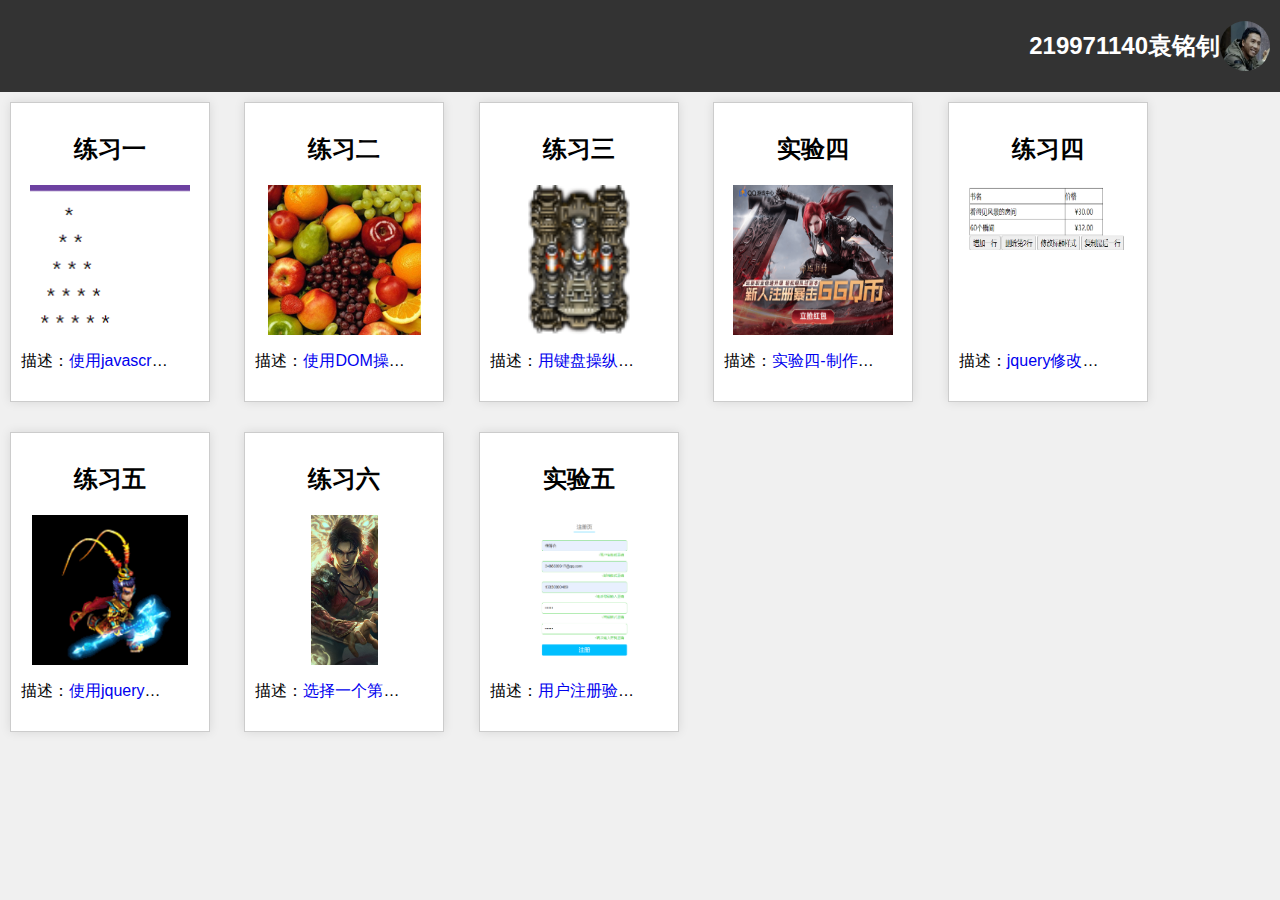
<file: index.html>
<html>
<head>
    <meta charset="utf-8">
    <title>个人静态网站</title>
    <style>
        body {
            font-family: Arial, sans-serif;
            margin: 0;
            padding: 0;
            background-color: #f0f0f0;
        }
        nav {
            display: flex;
            justify-content: flex-end; 
            align-items: center;
            padding: 10px;
            background-color: #333;
            color: white;
        }
        nav img {
            border-radius: 50%; 
        }
        .homework {
            box-sizing: border-box;
            width:200px;  
            height: 300px;
            border: 1px solid #ccc;
            margin: 10px;
            margin-right: 20px; 
            margin-bottom: 20px; 
            padding: 10px;
            overflow: hidden;
            text-align: center;
            background-color: white;
            box-shadow: 0 0 10px rgba(0,0,0,0.1);
            transition: transform 0.3s ease;
            display: inline-block;  
            vertical-align: top;  
        }
        .homework img {
            max-width: 160px;
            max-height: 160px;
        }
        .homework p {
            max-width: 150px;
            overflow: hidden;
            text-overflow: ellipsis;
            white-space: nowrap;
        }
        .homework:hover {
            transform: scale(1.1);
        }
    </style>
</head>
<body>
    <nav>    <!--学号姓名 -->
        <h2>219971140袁铭钊</h2>
        <img src="img/photo112.png" alt="头像" width="50" height="50">
    </nav>
    <div class="homework">
        <h2>练习一</h2>
        <img src="img/photo1.png" alt="作业图片" height="150">
        <p>描述：<a href="https://jsonyuan1.github.io/person-work/作业一.html" title="作业一" style="text-decoration: none;">使用javascript在页面显示5行的三角形、平行四边形和菱形（菱形选做）</a></p>
    </div>
    <div class="homework">
        <h2>练习二</h2>
        <img src="img/fruit.jpg" alt="作业图片"  height="150">
        <p>描述：<a href="https://jsonyuan1.github.io/person-work/作业二.html" title="作业二" style="text-decoration: none;">使用DOM操纵图片</a></p>
    </div>
    <div class="homework">
        <h2>练习三</h2>
        <img src="img/up.png" alt="作业图片"  height="150">
        <p>描述：<a href="https://jsonyuan1.github.io/person-work/作业三.html" title="作业三" style="text-decoration: none;">用键盘操纵坦克移</a></p>
    </div>
    <div class="homework">
        <h2>实验四</h2>
        <img src="img/move2.png" alt="作业图片"  height="150">
        <p>描述：<a href="https://jsonyuan1.github.io/person-work/实验四.html" title="实验四" style="text-decoration: none;">实验四-制作web页面广告</a></p>
    </div>
    <div class="homework">
        <h2>练习四</h2>
        <img src="img/jquery.png" alt="作业图片"  height="150">
        <p>描述：<a href="https://jsonyuan1.github.io/person-work/作业四.html" title="作业四" style="text-decoration: none;">jquery修改表格</a></p>
    </div>
    <div class="homework">
        <h2>练习五</h2>
        <img src="img/rolem.png" alt="作业图片"  height="150">
        <p>描述：<a href="https://jsonyuan1.github.io/person-work/作业五.html" title="作业五" style="text-decoration: none;">使用jquery制作游戏角色</a></p>
    </div>
    <div class="homework">
        <h2>练习六</h2>
        <img src="img/forever.jpg" alt="作业图片"  height="150">
        <p>描述：<a href="https://jsonyuan1.github.io/person-work/作业六.html" title="作业六" style="text-decoration: none;">选择一个第三方jQuery插件进行学习，并制作demo</a></p>
    </div>
    <div class="homework">
        <h2>实验五</h2>
        <img src="img/register.png" alt="作业图片"  height="150">
        <p>描述：<a href="https://jsonyuan1.github.io/person-work/实验五.html" title="实验五" style="text-decoration: none;">用户注册验证的设计与实现</a></p>
    </div>
</body>
</html>
</file>
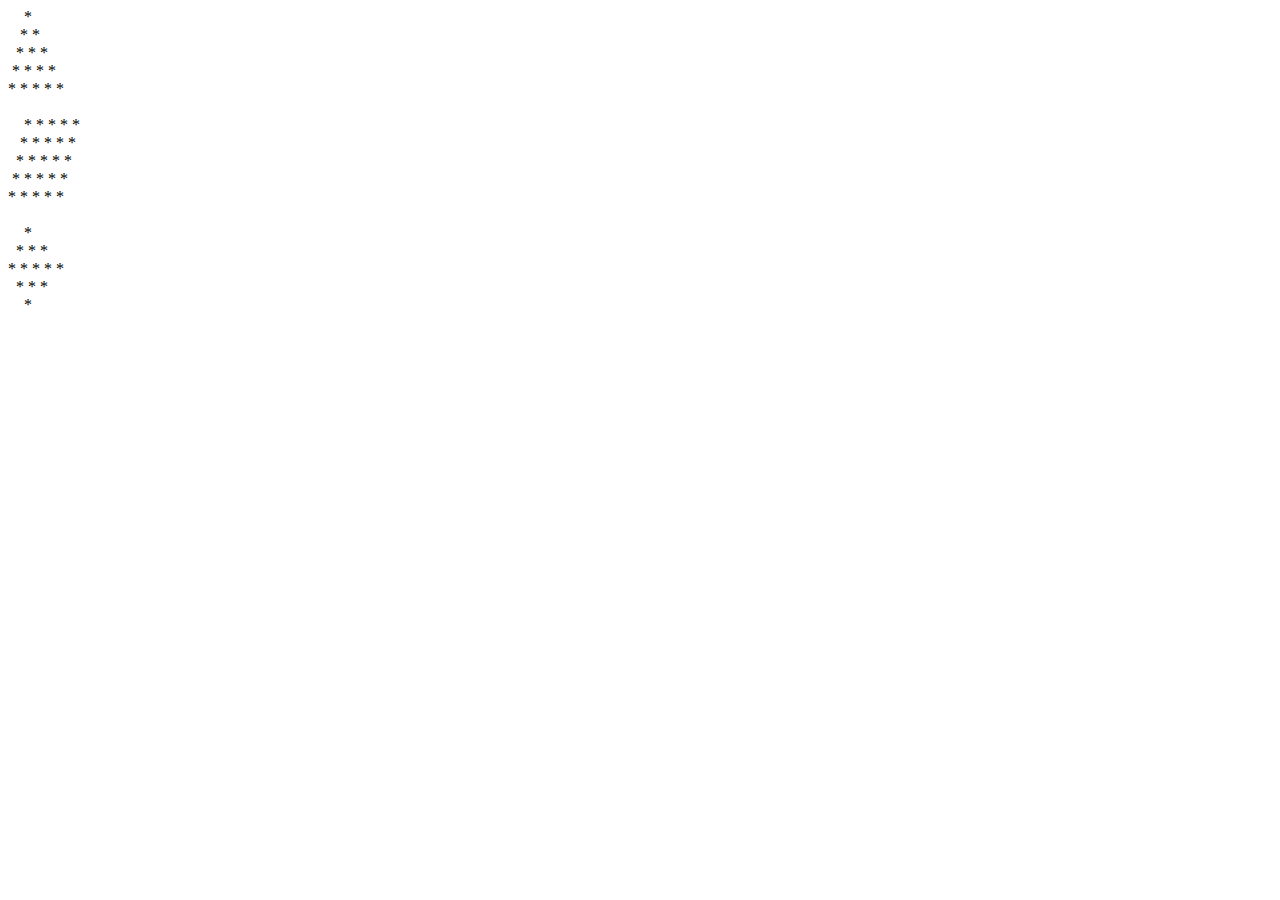
<file: 作业一.html>
<html>
	<head>
		<meta charset="utf-8">
		<title>第一周课后作业</title>
	</head>
	<body>
		<!--219971140 袁铭钊-->
		<!--页面显示等边三角形-->
		<script>
			for (var i = 1; i <= 5; i++) {
			for(var m=1;m<=5-i;m++){
				document.write('&nbsp');
			}
			 	for (var j = 1; j <= i; j++) {
			 		document.write("*&nbsp");
			 	}
			 	document.write("<br/>");  
			 }
		</script>
		<br/>
		<!--页面显示平行四边形-->
		<script>
			 for(var i=1; i<=5; i++)
			 {
			    for(var j=5; j>i; j--)
			    {
			      document.write('&nbsp');
			    }
			    for(var m=1; m<=5; m++)
			    {
			      document.write('*&nbsp');
			    }
			    document.write('<br/>');
			 }
		</script>
		<br/>
		<!--页面显示菱形-->
		<script>
			var i, j, m;
			var size = 3;
			for(i=1; i<=size; i++)
			{
			   for(j=size; j>i; j--)
			   {
			     document.write('&nbsp&nbsp');
			   }
			   for(m=1; m<=(2*i-1); m++)
			   {
			     document.write('*&nbsp');
			   }
			   document.write('<br/>');
			}
			for(i=size-1; i>=1; i--)
			{
			  for(j=size; j>i; j--)
			  {
			    document.write('&nbsp&nbsp');
			  }
			  for(m=1; m<=(2*i-1); m++)
			  {
			    document.write('*&nbsp');
			  }
			  document.write('<br/>');
			}
		</script>
	</body>
</html>
</file>
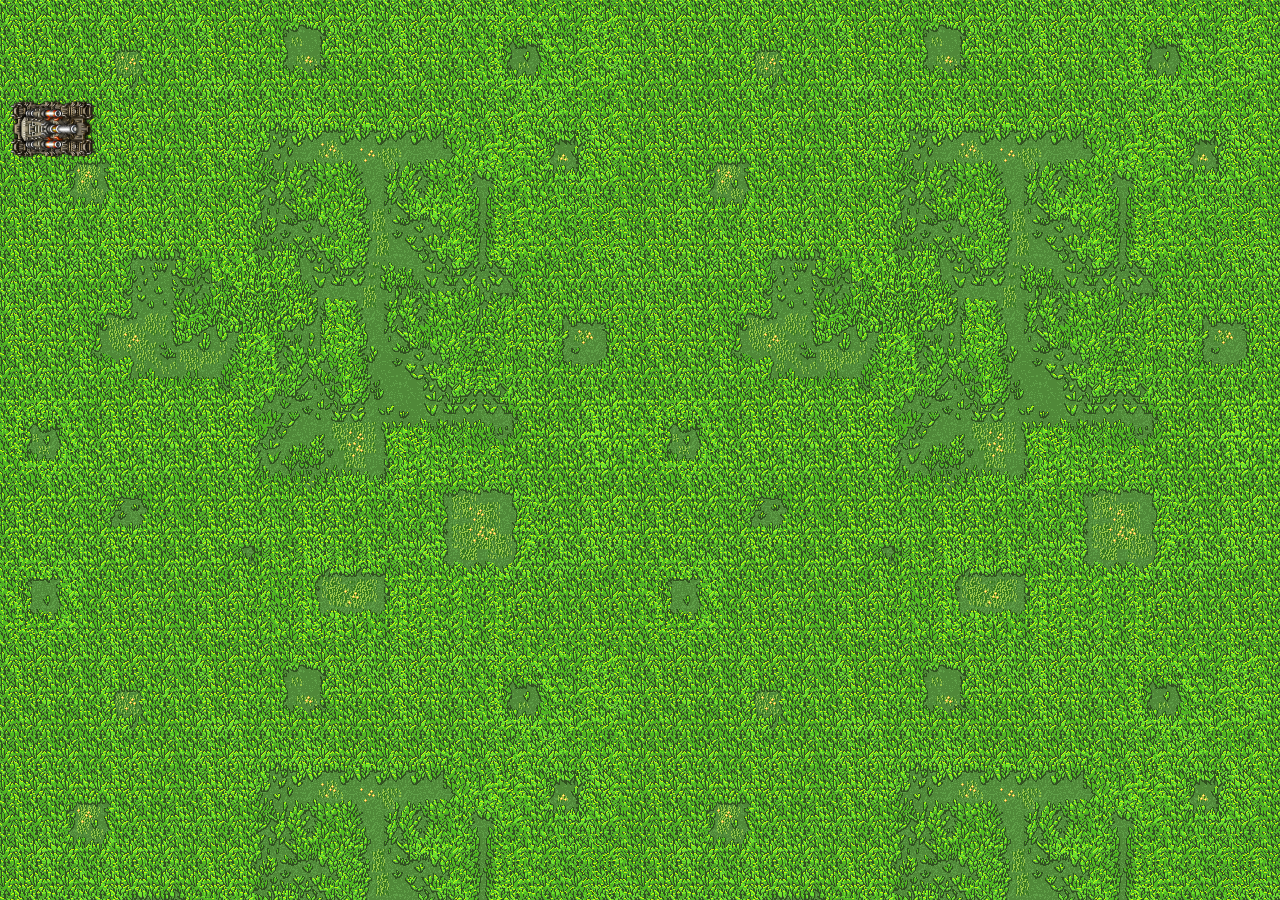
<file: 作业三.html>
<html>
	<head>
		<meta charset="utf-8" />
		<title>让坦克开起来</title>
		<style type="text/css">
			input{font-size:26px;margin-top: 20px;}
			body{background-image: url(img/grassland.png);}
			#mytank{position: absolute;left:10px;top:100px}
		</style>
	</head>
	<body>		
		<img id="mytank" src="img/right.png"/>
		<script>
			// 编写代码，让坦克能上下左右移动
			// 获取图片元素
			let img = document.getElementById('mytank');
			// 设置图片的初始位置
			let imgPosition = {
			    x: 10,
			    y: 100
			};
			// 设置移动的规格
			let step = 4;
			// 监听键盘按下事件
			window.addEventListener('keydown', function(event) {
				//获取浏览器窗口宽度和高度，用于禁止坦克驶出屏幕
				let maxWidth = window.innerWidth;
				let maxHeight = window.innerHeight;
			    switch (event.key) {
			        case 'w':
			            // 向上移动
						if (imgPosition.y - step >= 0) {
							//// 更换图片
						img.src = 'img/up.png';
			            imgPosition.y -= step;}
			            break;
			        case 'a':
			            // 向左移动
						 if (imgPosition.x - step >= 0) {
						img.src='img/left.png';
			            imgPosition.x -= step;}
			            break;
			        case 's':
			            // 向下移动
						//offsetWidth内边距和边框
						if (imgPosition.y + step <= maxHeight - img.offsetHeight) {
					    img.src='img/down.png';
			            imgPosition.y += step;}
			            break;
			        case 'd':
			            // 向右移动
						 if (imgPosition.x + step <= maxWidth - img.offsetWidth) {
						img.src='img/right.png'
			            imgPosition.x += step;}
			            break;
			    }
			
			    // 更新图片出现的位置
			    img.style.left = imgPosition.x + 'px';
			    img.style.top = imgPosition.y + 'px';
			});
			window.addEventListener('contextmenu', function(event) {
			    // 阻止使用鼠标右键菜单
			    event.preventDefault();
			});


		</script>
	</body>
</html>
</file>
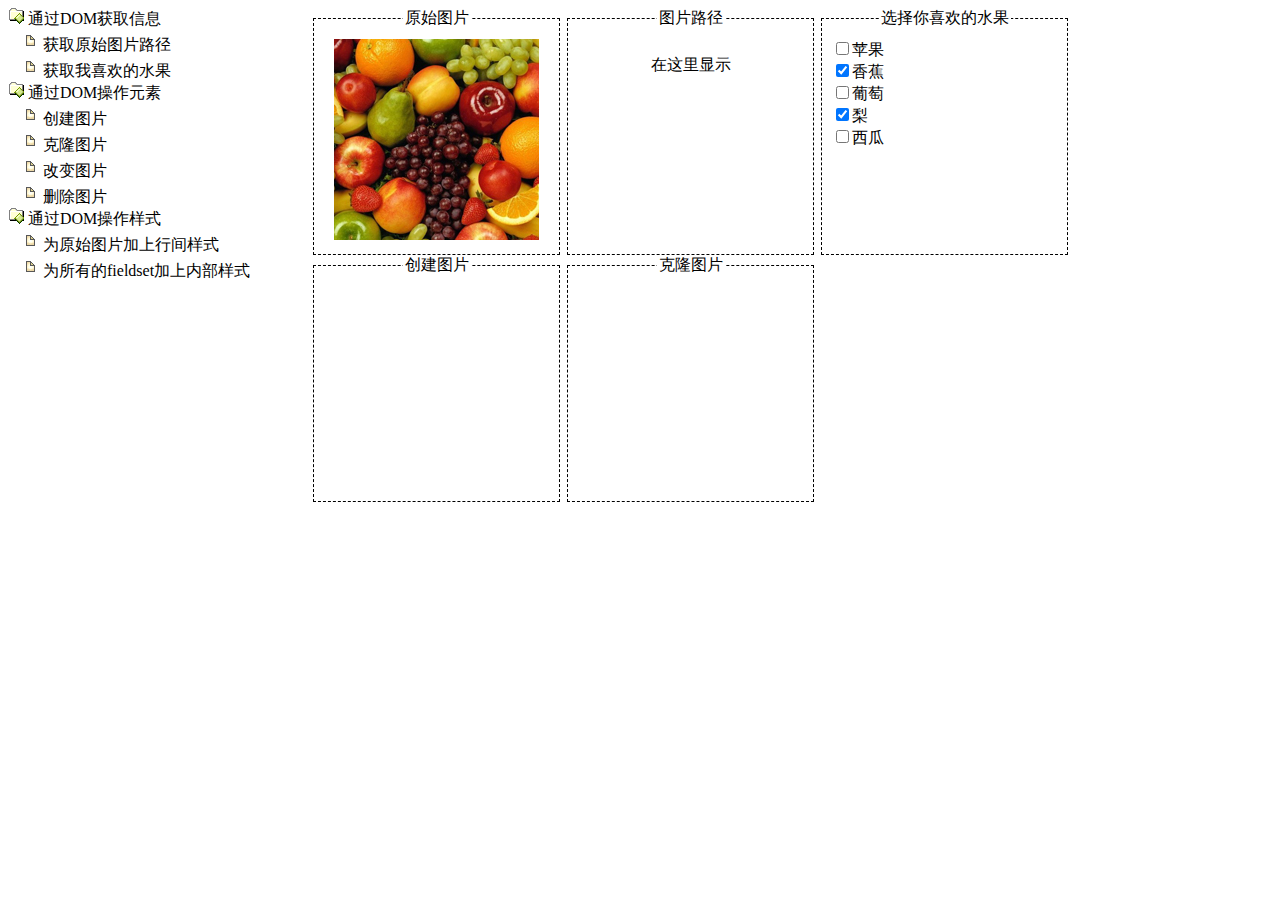
<file: 作业二.html>
<html>
	<head>
		<meta charset="utf-8">
		<title>练习5：DOM操作</title>
		<style type="text/css">
			html,div,ul,li {margin: 0px;padding: 0px;}
			a{cursor: pointer;}
			li {list-style: none;cursor: pointer;}
			fieldset {border: #000 1px dashed;width: 225px;height: 225px;padding: 10px;text-align: center;float: left;margin-left: 5px;}
			#cont_left {width: 300px;height: 500px;float: left;}
			#cont_right {float: left;}
			.newcss1{background-color: yellowgreen;}
		</style>
	</head>
	<body>
		<div id="cont_left">
			<ul><img src="img/fold.gif"><a onclick="show('menu1')"> 通过DOM获取信息 </a>
				<ul id="menu1">
					<li onclick="showImg()"><img src="img/doc.gif">获取原始图片路径</li>
					<li onclick="getFruit()"><img src="img/doc.gif">获取我喜欢的水果</li>
				</ul>
			</ul>

			<ul><img src="img/fold.gif"><a onclick="show('menu2')"> 通过DOM操作元素 </a>
				<ul id="menu2">
					<li onclick="createImg()"><img src="img/doc.gif">创建图片</li>
					<li onclick="cloneImg()"><img src="img/doc.gif">克隆图片</li>
					<li onclick="changeImg()"><img src="img/doc.gif">改变图片</li>
					<li onclick="removeImg()"><img src="img/doc.gif">删除图片</li>
				</ul>
			</ul>

			<ul><img src="img/fold.gif"><a onclick="show('menu3')"> 通过DOM操作样式 </a>
				<ul id="menu3">
					<li onclick="changeCss1()"><img src="img/doc.gif">为原始图片加上行间样式</li>
					<li onclick="changeCss2()"><img src="img/doc.gif">为所有的fieldset加上内部样式</li>
				</ul>
			</ul>

		</div>
		<fieldset>
			<legend>原始图片</legend>
			<img id="fruit" src="img/fruit.jpg">
		</fieldset>
		<fieldset>
			<legend>图片路径</legend>
			<p id="msg1">在这里显示</p>
		</fieldset>
		<fieldset>
			<legend>选择你喜欢的水果</legend>
			<ul style="text-align: left;">
				<li>
					<input name="enjoy" type="checkbox" value="苹果" />苹果
				</li>
				<li>
					<input name="enjoy" type="checkbox" value="香蕉" checked="checked" />香蕉
				</li>
				<li>
					<input name="enjoy" type="checkbox" value="葡萄" />葡萄
				</li>
				<li>
					<input name="enjoy" type="checkbox" value="梨" checked="checked" />梨
				</li>
				<li>
					<input name="enjoy" type="checkbox" value="西瓜" />西瓜
				</li>
			</ul>
			<div id="msg2" style="margin-top: 10px;text-align: left;"></div>
		</fieldset>
		<fieldset>
			<legend>创建图片</legend>
			<div id="msg3"></div>
		</fieldset>
		<fieldset>
			<legend>克隆图片</legend>
			<div id="msg4"></div>
		</fieldset>
		<script>
			//菜单收缩与扩展
			function show(title) {
				/* let currentMenu = document.getElementById(title);
				let currentStatus = currentMenu.style.display;
				currentMenu.style.display = currentStatus == "" ? "none" : ""; */
				 let menus = document.querySelectorAll('ul > ul');
				  // 找到当前的菜单项
				  let currentMenu = document.getElementById(title);
				  // 关闭所有的菜单项
				  menus.forEach(function(menu) {
				    if (menu !== currentMenu) {
				      menu.style.display = 'none';
				    }
				  });
				  // 切换当前的菜单项
				  let currentStatus = currentMenu.style.display;
				  currentMenu.style.display = currentStatus == "" ? "none" : "";
			}
			//获取原始图片路径
			function showImg() {
				let img = document.getElementById('fruit');
				let msg1=document.getElementById('msg1')
				//获取图片路径
				let imgPath = img.src;
				let url = new URL(imgPath);
				let newPath = url.pathname ;
				//图片路径在页面上显示
				msg1.innerText = newPath;
					
			}
			//获取喜欢的水果
			function getFruit() {
				// 获取所有选中的多选框
				let checkboxes = document.querySelectorAll('input[type=checkbox]:checked');
				let msg2=document.getElementById('msg2')
				// 创建一个数组来存储选中的值
				let values = [];
				// 遍历所有选中的多选框
				for (let i = 0; i < checkboxes.length; i++) {
				    // 将多选框的值添加到数组中
				    values.push(checkboxes[i].value);
				}
				//以空格隔开多选框内容
				let valuesStr = values.join(' ');
				 msg2.innerText="你喜欢的水果是："+valuesStr
			}
			//创建图片
			function createImg() {
				// 创建一个新的img元素
				let createImg = document.createElement('img');
				let msg3=document.getElementById('msg3')
				// 将img元素的src属性设置为图片的路径
				createImg.src = 'img/grape.jpg';
				// 将img元素添加到id为msg3的标签中
				msg3.appendChild(createImg);

			}
			//克隆图片
			function cloneImg() {
				let img = document.getElementById('fruit');
				let createImg = document.createElement('img');
				let msg3=document.getElementById('msg3')
				//获取图片路径
				let imgPath = img.src;
				let url = new URL(imgPath);
				let newPath = url.pathname ;
				createImg.src =newPath;
				msg4.appendChild(createImg);
			}
			//改变图片
			function changeImg() {
				// 获取图片元素
				let fruit = document.getElementById('fruit');
				// 更换图片
				fruit.src = 'img/grape.jpg';
                fruit.appendChild(fruit);
			}
			//删除图片
			function removeImg() {
				// 获取图片元素
				let fruit = document.getElementById('fruit');
				// 删除图片
				fruit.parentNode.removeChild(fruit);

			}
			//操作样式1
			function changeCss1(){
				// 获取图片元素
				let fruit = document.getElementById('fruit');
				
				// 为图片加上红色边框
				fruit.style.border = '6px solid red';

			}
			//操作样式2
			function changeCss2(){
				// 获取所有的fieldset元素
				let fieldsets = document.querySelectorAll('fieldset');
				
				// 为每个fieldset元素添加背景色
				fieldsets.forEach(function(fieldset) {
				  fieldset.style.backgroundColor = 'lawngreen';
				});

			}
		</script>
	</body>
</html>
</file>
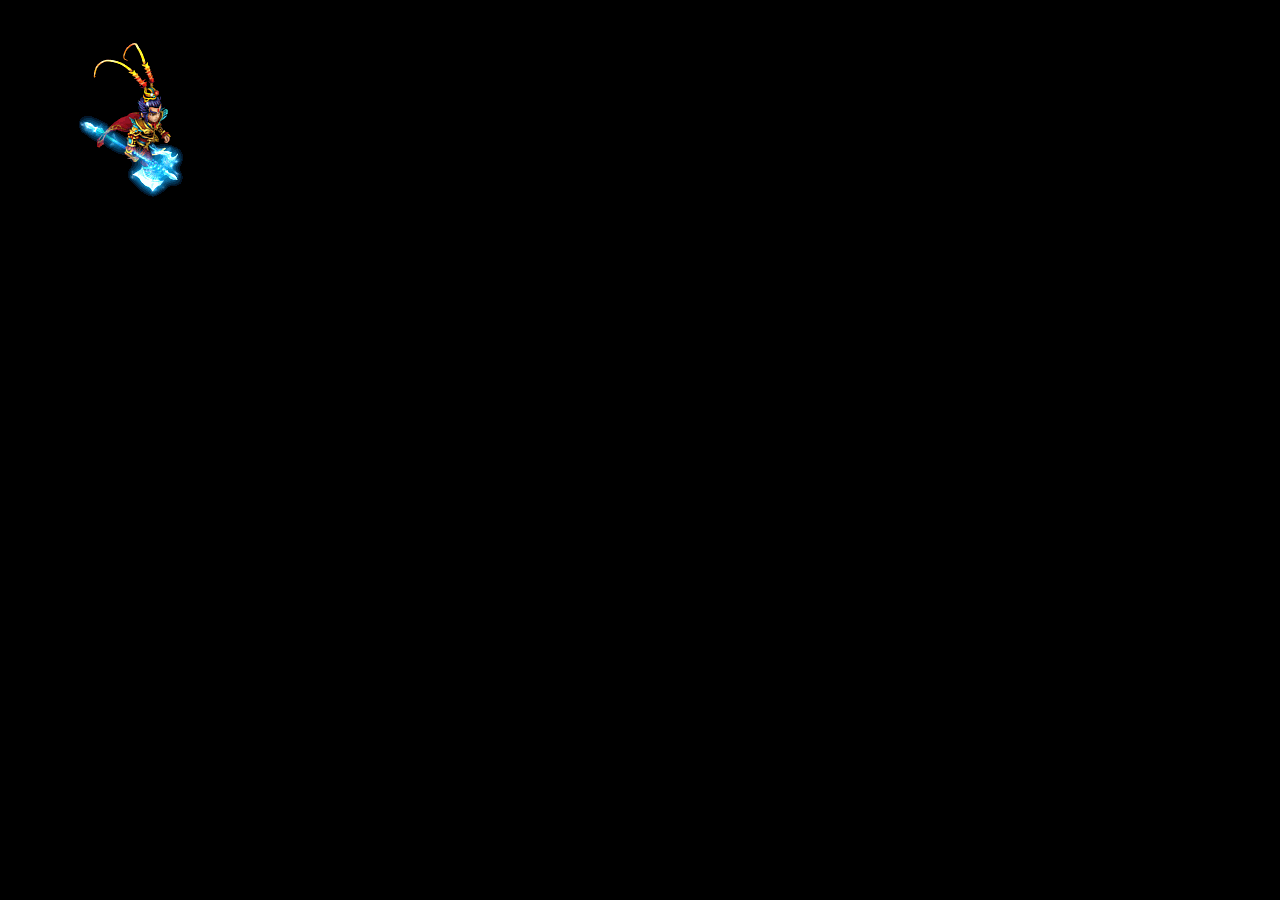
<file: 作业五.html>
<!DOCTYPE html>
<html>
	<head>
		<meta charset="utf-8">
		<title>操纵游戏角色</title>
		<script src="js/jquery-3.7.1.min.js"></script>  
	</head>
	<style>
		 body{
			 background-color: black;
		 }
		 #player {
		     position: absolute;   
		 }
		 .operation{
			 margin-left:1300px;
			 margin-top: 0px;
			 color:red;
		 }
	</style>
	<body>
		<img id="player" src="img/player_right.gif">  
		<div class="operation">
		<div><h1>鼠标左键移动</h1></div>
		<div><h1>鼠标右键变身</h1></div></div>
	</body>
	<script>
	var axis = null;  // 中轴线的位置
	var isBig = false;  // 玩家是否变身
	$(function(){
	    $(document).click(function(e){  
	        var x = e.pageX;  // 获取鼠标点击的x坐标
	        var y = e.pageY;  // 获取鼠标点击的y坐标
	        var windowWidth = $(window).width();  // 获取窗口的宽度
	        var windowHeight = $(window).height();  // 获取窗口的高度
	        var imgWidth = $("#player").width();  // 获取玩家图片的宽度
	        var imgHeight = $("#player").height();  // 获取玩家图片的高度
	
	        // 防止图片溢出屏幕
	        if(x + imgWidth > windowWidth) {
	            x = windowWidth - imgWidth;
	        }
	        if(y + imgHeight > windowHeight) {
	            y = windowHeight - imgHeight;
	        }
	
	        // 判断点击位置与中轴线的关系，并更改图片
	        if(axis !== null) {
	            if(x < axis) {
	                $("#player").attr("src", isBig ? "img/playerbig_left.gif" : "img/player_left.gif");
	            } else {
	                $("#player").attr("src", isBig ? "img/playerbig_right.gif" : "img/player_right.gif");
	            }
	        }
	
	        // 更新中轴线
	        axis = x;
	
	        // 停止当前动画并开始新的动画
	        $("#player").stop().animate({left: x, top: y},4000);
	    });

	    $(document).on('contextmenu', function(e) {  // 当鼠标右键点击时
	        e.preventDefault();  // 阻止默认的右键菜单
	        var src = $("#player").attr("src");  // 获取玩家图片源
	        // 根据玩家图片的源判断玩家的方向，并更改图片
	        if(src === "img/player_right.gif" || src === "img/playerbig_right.gif") {
	            $("#player").attr("src", "img/playerbig_right.gif");
	        } else if(src === "img/player_left.gif" || src === "img/playerbig_left.gif") {
	            $("#player").attr("src", "img/playerbig_left.gif");
	        }
	        isBig = true;  // 设置玩家为变身状态
	    });
	});
	</script>
</html>
</file>
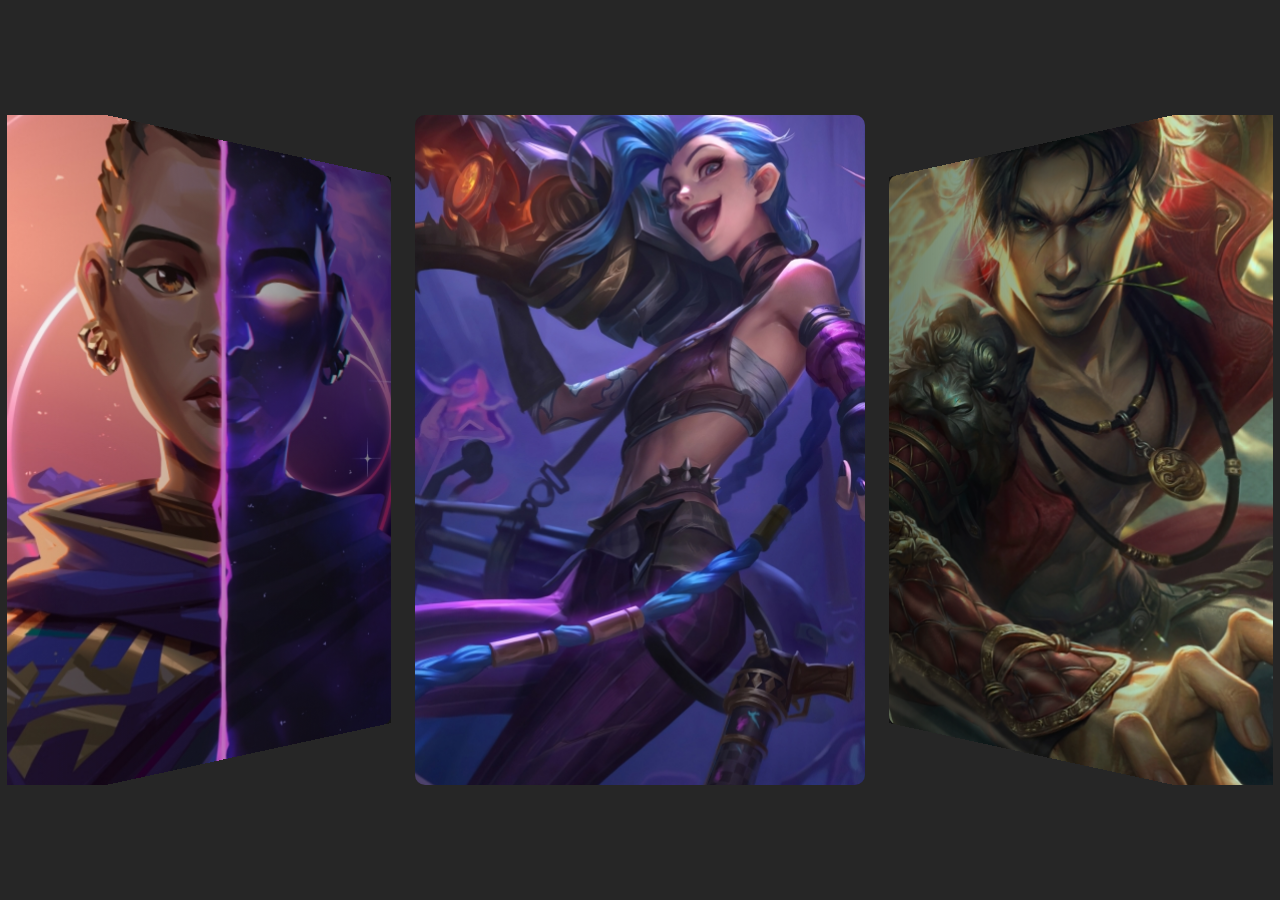
<file: 作业六.html>
<!DOCTYPE html>
<html lang="en">
<head>
  <meta charset="utf-8">
  <title>无限轮播图</title>
  <meta name="viewport" content="width=device-width, initial-scale=1, minimum-scale=1, maximum-scale=1">
  <link rel="stylesheet" href="css/animate.min.css">
  <link rel="stylesheet" href="css/swiper.min.css">
   <script src="js/jquery-3.7.1.min.js"></script>  
   <style>
	   /* 219971140袁铭钊*/
  body {
    font-family: Helvetica Neue, Helvetica, Arial, sans-serif;
    font-size: 14px;
    color: #000;
    margin: 0;
    padding: 0;
    background-color: #262626;
  }
  .swiper-container {
    width: 100%;
    position: absolute;
    top: 50%;
    margin-top: -335px;
  }
  .swiper-slide {
    background-position: center;
    background-size: cover;
    width: 450px;
    height: 670px;
    border-radius: 10px;
  }
  .bg .bgImg{
    position: fixed;
    left: 0;
    right: 0;
    bottom: 0;
    top: 0;
    height: 100%;
  }
  .shadow{
    position: absolute;
    width: 100%;
    background: rgba(0,0,0,0.4);
    height: 100%;
    text-align: center;
    line-height: 670px;
    color: #ffffff;
    font-size: 30px;
    display: none;
    border-radius: 10px;
  }
  </style>
</head>
<body>
<div class="bg">
  <div class="swiper-container animated rotateInDownLeft">
    <div class="swiper-wrapper">
      <div class="swiper-slide" style="background-image:url(img/unit.jpg)"><div class="shadow"><span class="animated zoomIn" style="display:block;">英雄联盟</span></div></div>
      <div class="swiper-slide" style="background-image:url(img/forever.jpg)"><div class="shadow"><span class="animated zoomIn" style="display:block;">永劫无间</span></div></div>
      <div class="swiper-slide" style="background-image:url(img/killer.jpg)"><div class="shadow"><span class="animated zoomIn" style="display:block;">刺客信条</span></div></div>
      <div class="swiper-slide" style="background-image:url(img/aier.jpg)"><div class="shadow"><span class="animated zoomIn" style="display:block;">艾尔登法环</span></div></div>
      <div class="swiper-slide" style="background-image:url(img/pubg.jpg)"><div class="shadow"><span class="animated zoomIn" style="display:block;">绝地求生</span></div></div>
      <div class="swiper-slide" style="background-image:url(img/GTA6.jpg)"><div class="shadow"><span class="animated zoomIn" style="display:block;">GTA6</span></div></div>
      <div class="swiper-slide" style="background-image:url(img/brave.jpg)"><div class="shadow"><span class="animated zoomIn" style="display:block;">无畏契约</span></div></div>
    </div>
  </div>
</div>
  <script src="js/swiper.min.js"></script>
  <script>
    var swiper = new Swiper('.swiper-container', {
      effect: 'coverflow',
      grabCursor: true,
      centeredSlides: true,
      slidesPerView: 'auto',
      loop:true,
      coverflowEffect: {
        rotate: 50,
        stretch: 0,
        depth: 100,
        modifier: 1,
        slideShadows : true,
      },
    });
    $(".swiper-slide").mouseenter(function (){
      $(this).find(".shadow").fadeIn()
    }).mouseleave(function (){
      $(this).find(".shadow").fadeOut()
    })
  </script>
</body>
</html>
</file>
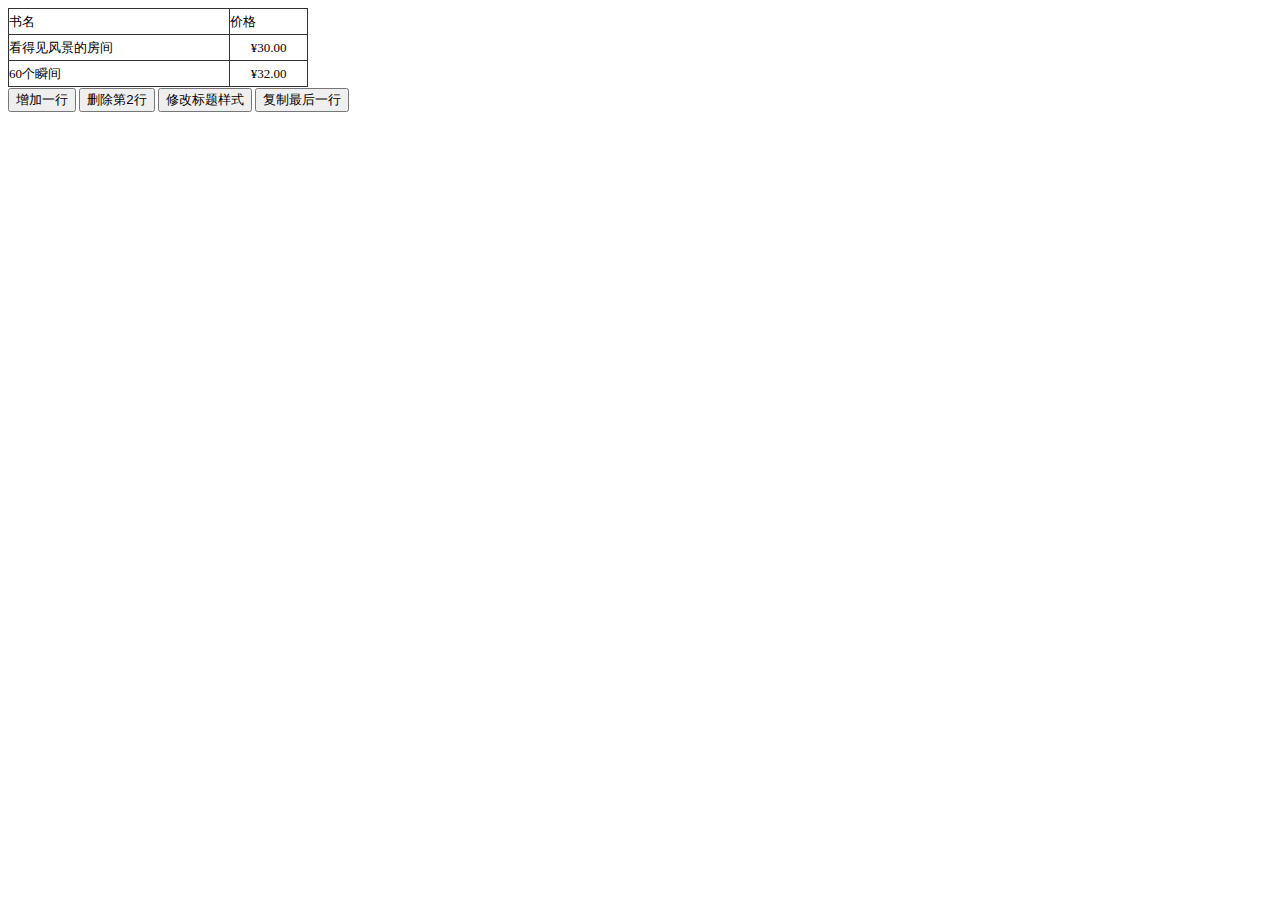
<file: 作业四.html>
<!DOCTYPE html>
<html>
	<head>
		<meta charset="utf-8" />
		<title>DOM操作-练习</title>
		<style type="text/css">
			body {
				font-size: 13px;
				line-height: 25px;
			}
			table {
				border-top: 1px solid #333;
				border-left: 1px solid #333;
				width: 300px;
			}
			td {
				border-right: 1px solid #333;
				border-bottom: 1px solid #333;
			}
			.center {
				text-align: center;
			}
		</style>
		 <script src="js/jquery-3.7.1.min.js"></script>
		<script>
			//219971140袁铭钊
			function addRow() {
				 /* var fRow = document.getElementById("row3");
				var newRow = document.createElement("tr"); //创建行节点
				var col1 = document.createElement("td"); //创建单元格节点
				col1.innerHTML = "幸福从天而降"; //为单元格添加文本
				var col2 = document.createElement("td");
				col2.innerHTML = "&yen;18.50";
				col2.setAttribute("align", "center");
				newRow.appendChild(col1); //把单元格添加到行节点中
				newRow.appendChild(col2);
				document.getElementById("row1").parentNode.insertBefore(newRow, fRow); //把行节点添加到表格末尾 
				 */
				let newRow = $("<tr><td>幸福从天而降</td><td align='center'>¥18.50</td></tr>");
				$("#row3").before(newRow);//在row3之前插入一个单元格及内容
			}
			function updateRow() {
				/* var uRow = document.getElementById("row1");
				//标题行设置为字体加粗、文本居中显示，背景颜色为灰色
				uRow.setAttribute("style", "font-weight:bold;text-align:center;background-color: #cccccc;"); */
				$("#row1").css({"font-weight":"bold", "text-align":"center", "background-color": "#cccccc"});//修改标题样式
			}

			function delRow() {
				/* var dRow = document.getElementsByTagName("tr"); //访问被删除的行
				if(dRow[2]!=null){
					dRow[2].parentNode.removeChild(dRow[2]); //删除行
				} */
				$("tr").eq(2).remove();//删除第二行
			}
			function copyRow() {
				/* var oldRow = document.getElementById("row3"); //访问复制的行
				var newRow = oldRow.cloneNode(true); //复制指定的行及子节点
				document.getElementById("myTable").appendChild(newRow); //在指定节点的末尾添加行 */
				let oldRow = $("#row3").clone();//复制row3
				$("#myTable").append(oldRow);
			}			
		</script>
	</head>
	<body>
		<table border="0" cellspacing="0" cellpadding="0" id="myTable">
			<tr id="row1">
				<td>书名</td>
				<td>价格</td>
			</tr>
			<tr id="row2">
				<td>看得见风景的房间</td>
				<td class="center">&yen;30.00</td>
			</tr>
			<tr id="row3">
				<td>60个瞬间</td>
				<td class="center">&yen;32.00</td>
			</tr>
		</table>
		<input name="b1" type="button" value="增加一行" onclick="addRow()" />
		<input name="b2" type="button" value="删除第2行" onclick="delRow()" />
		<input name="b3" type="button" value="修改标题样式" onclick="updateRow()" />
		<input name="b4" type="button" value="复制最后一行" onclick="copyRow()" />
	</body>
</html>
</file>
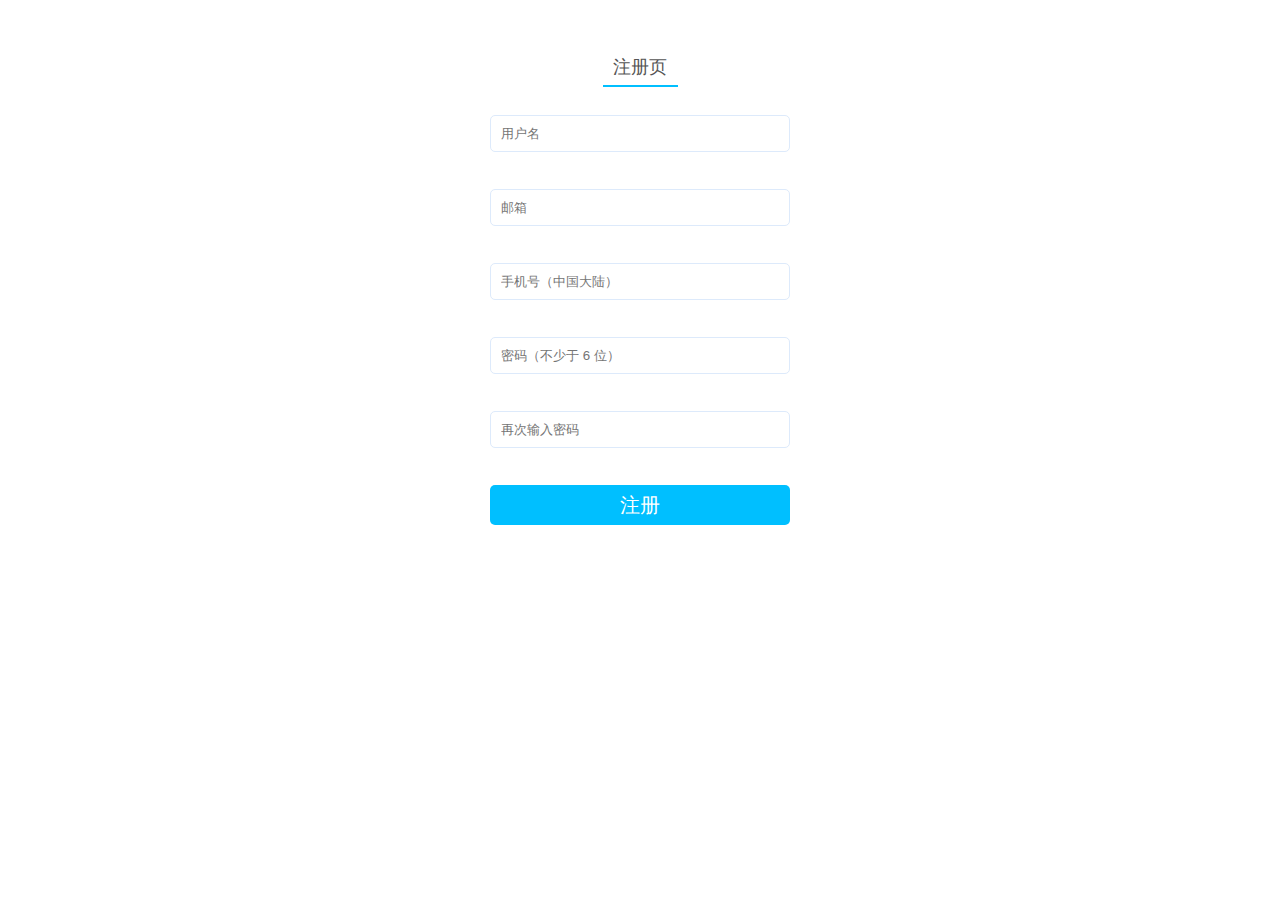
<file: 实验五.html>
<!DOCTYPE html>
<html>
<head>
	<meta charset="utf-8">
	<title>用户注册验证的设计与实现</title>
	<link rel="stylesheet" type="text/css" href="css/common.css">
	<link rel="stylesheet" type="text/css" href="css/login.css">
</head>
<body>
	<div class="login_cont">
		<div class="login_nav">
			<div class="nav_slider">
				<a href="#" class="signup focus">注册页</a>
			</div>
		</div>
		<form>
			<div class="input_signup active">
				<input class="input" id="user_name" type="text" aria-label="用户名" placeholder="用户名">
				<div class="hint">请填写符合格式的用户名</div>
				<input class="input" id="user_email" type="text" aria-label="邮箱" placeholder="邮箱">
				<div class="hint">请填写邮箱</div>
				<input class="input" id="phone" type="text" class="account" aria-label="手机号（中国大陆）" placeholder="手机号（中国大陆）">
				<div class="hint">请填写手机号</div>
				<input class="input" id="password" type="password" aria-label="密码" placeholder="密码（不少于 6 位）">
				<div class="hint">请填写符合格式的密码</div>
				<input class="input" id="repassword" type="password" aria-label="密码" placeholder="再次输入密码">
				<div class="hint">请再次输入密码</div>
				<input type="submit" id="submit" class="button" name="button" value="注册">
			</div>
		</form>
	</div>
	<script type="text/javascript" src="js/form.js"></script> 
</body>
</html>
</file>
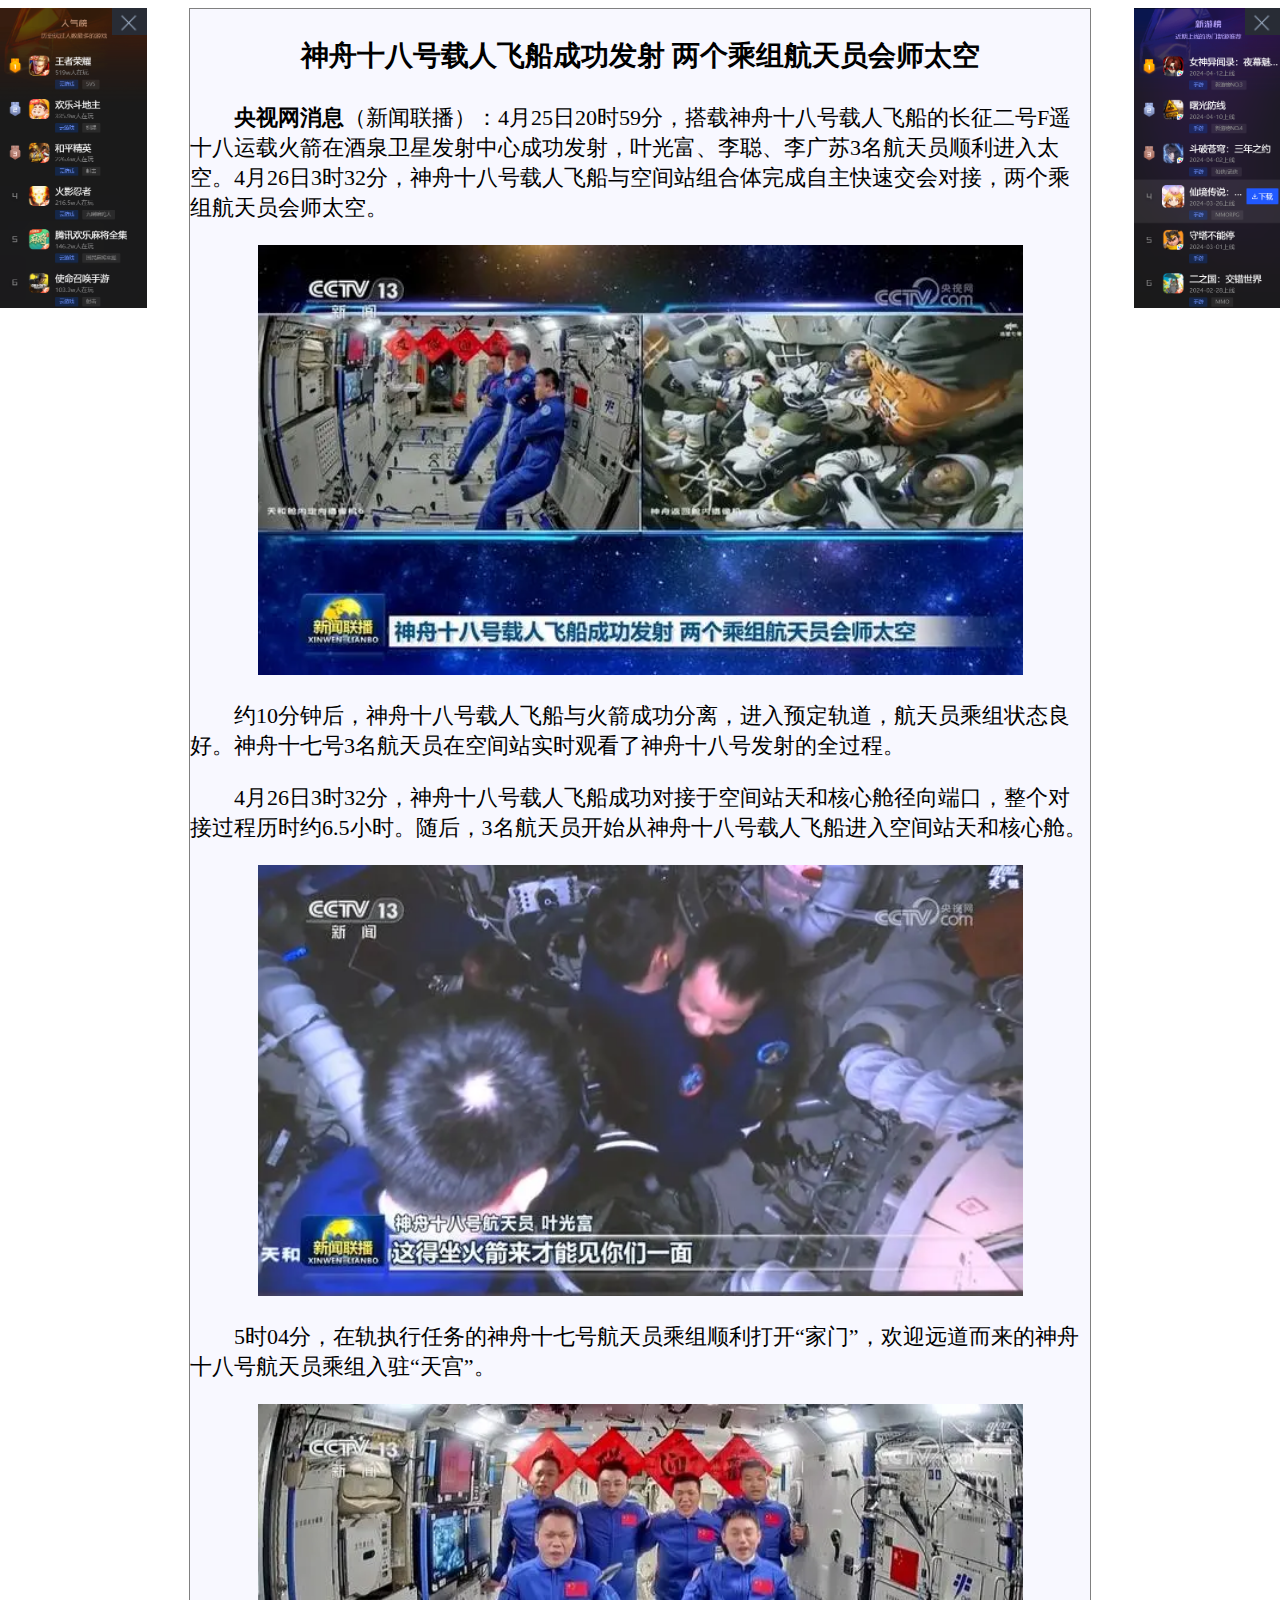
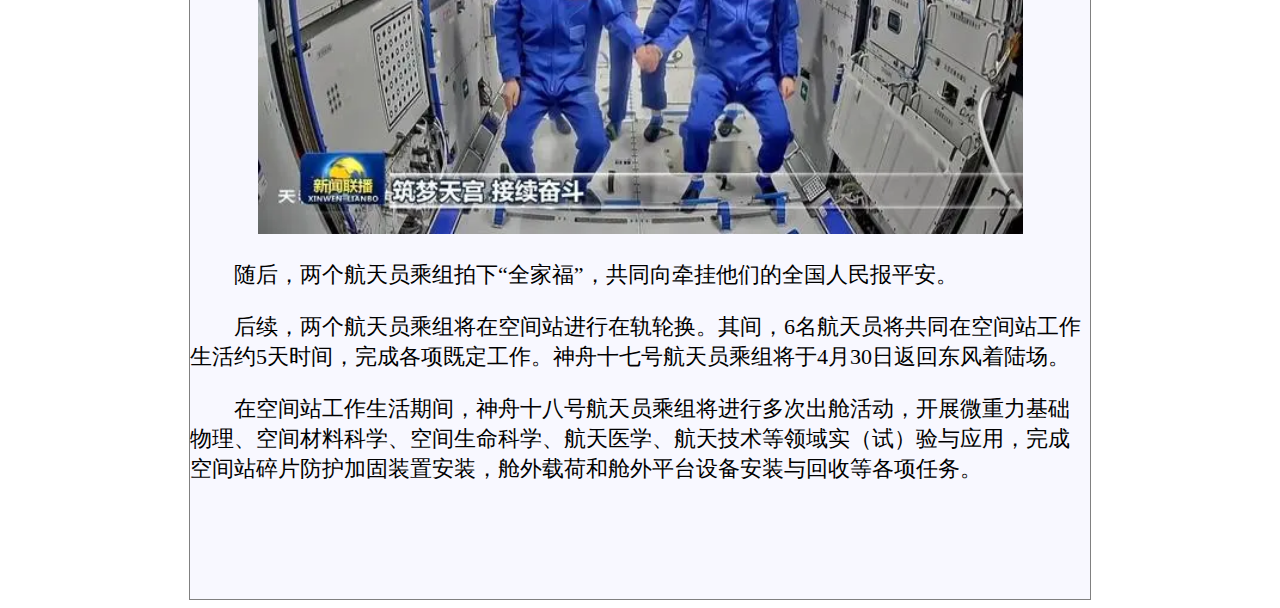
<file: 实验四.html>
<!DOCTYPE html>
<html>
	<head>
		<meta charset="utf-8">
		<title>实验四-制作web页面广告</title>
	</head>
	<style>
		.container {
			display: flex;
		}

		.contain {
			height: 2190px;
			max-width: 900px;
			background-color: ghostwhite;
			border: 1px solid gray;
			margin: 0 auto;
			flex: 1;
			/* 推动宽度 */
		}

		.title {
			text-align: center;
		}

		.article {
			text-align: left;
			text-indent: 4ch;
		}

		.photo-size {
			width: 85%;
			margin-left: 68px;

		}

		/* 设计左右对联广告大小及位置*/
		.double1 {
			margin-left: auto;
			height: 300px;
		}
		.double2 {
			margin-right: auto;
			height: 300px;
		}
		/* 使鼠标滚轮滚动时网页内容虽然跟着滚动，但对联广告位置不变，
		 固定于页面上方*/
		.double1-container {
			position: fixed;
			left: 0;
		}
		.double2-container {
			position: fixed;
			right: 0;
		}
		/* 使广告关闭符号位于广告图片之上，并处于广告图片之上的右上角 */
		.clear1-container {
			position: absolute;
			top: 0;
			right: 0;
			z-index: 1;
		}
		.clear2-container {
			position: absolute;
			top: 0;
			right: 0;
			z-index: 1;
		}
		/* 设置广告关闭符号大小 */
		.clear1 {
			width: 35px;
		}
		.clear2 {
			width: 35px;
		}





        /*让广告位于页面右下角， 
		使鼠标滚轮滚动时网页内容虽然跟着滚动，但弹窗广告位置不变，
		 固定于页面右下角*/
		.move2-container {
			bottom: 0;
			position: fixed;
			right: 0;
			 
		}
        /*设计右下角弹窗广告大小*/
		.move2 {
			height: 200px;
		}
        /* 使广告关闭符号位于弹窗广告图片之上，并处于广告图片之上的右上角 */
		.clear3-container {
			position: absolute;
			top: 0;
			right: 0;
			z-index: 1;
		}
		/* 设置弹窗广告关闭符号大小 */
		.clear3 {
			width: 35px;
		}
		 
	</style>
	<body>

		<div class="container">
			<!-- 对联广告left -->
			<div class="double1-container">
				<img id="double1" class="double1" src="./img/double1.png">
				<div onclick="removeAd1()" class="clear1-container">
					<img id="clear1" class="clear1" src="./img/clear.png">
				</div>
			</div>
			<!-- 居中内容 -->
			<div class="contain">
				<strong>
					<p class="title" style="font-size: 28px;">神舟十八号载人飞船成功发射 两个乘组航天员会师太空</p>
				</strong>
				<p class="article" style="font-size: 22px;">
					<strong>央视网消息</strong>（新闻联播）：4月25日20时59分，搭载神舟十八号载人飞船的长征二号F遥十八运载火箭在酒泉卫星发射中心成功发射，叶光富、李聪、李广苏3名航天员顺利进入太空。4月26日3时32分，神舟十八号载人飞船与空间站组合体完成自主快速交会对接，两个乘组航天员会师太空。
				</p>
				<div><img class="photo-size" src="./img/sky.webp"></div>
				<p class="article" style="font-size: 22px;">
					约10分钟后，神舟十八号载人飞船与火箭成功分离，进入预定轨道，航天员乘组状态良好。神舟十七号3名航天员在空间站实时观看了神舟十八号发射的全过程。</p>
				<p class="article" style="font-size: 22px;">
					4月26日3时32分，神舟十八号载人飞船成功对接于空间站天和核心舱径向端口，整个对接过程历时约6.5小时。随后，3名航天员开始从神舟十八号载人飞船进入空间站天和核心舱。</p>
				<div><img class="photo-size" src="./img/sky2.webp"></div>
				<p class="article" style="font-size: 22px;">5时04分，在轨执行任务的神舟十七号航天员乘组顺利打开“家门”，欢迎远道而来的神舟十八号航天员乘组入驻“天宫”。</p>
				<div><img class="photo-size" src="./img/sky3.webp"></div>
				<p class="article" style="font-size: 22px;">随后，两个航天员乘组拍下“全家福”，共同向牵挂他们的全国人民报平安。</p>
				<p class="article" style="font-size: 22px;">
					后续，两个航天员乘组将在空间站进行在轨轮换。其间，6名航天员将共同在空间站工作生活约5天时间，完成各项既定工作。神舟十七号航天员乘组将于4月30日返回东风着陆场。</p>
				<p class="article" style="font-size: 22px;">
					在空间站工作生活期间，神舟十八号航天员乘组将进行多次出舱活动，开展微重力基础物理、空间材料科学、空间生命科学、航天医学、航天技术等领域实（试）验与应用，完成空间站碎片防护加固装置安装，舱外载荷和舱外平台设备安装与回收等各项任务。
				</p>
			</div>
			<!-- 对联广告right-->
			<div class="double2-container">
				<img id="double2" class="double2" src="./img/double2.png">
				<div onclick="removeAd2()" class="clear2-container">
					<img id="clear2" class="clear2" src="./img/clear.png">
				</div>
			</div>
			<!--右下角广告-->
			<div class="move2-container">
				<img id="move2" class="move2" src="./img/move2.png">
				<div onclick="removeAd3()" class="clear3-container">
					<img id="clear3" class="clear3" src="./img/clear.png">
				</div>
			</div>
		</div>
		<script>
			function removeAd1() {
				/* 左对联广告 */
				// 获取广告元素
				let double1 = document.getElementById('double1');
				let clear1 = document.getElementById('clear1');
				// 关闭广告
				double1.parentNode.removeChild(double1);
				clear1.parentNode.removeChild(clear1);
			}
			function removeAd2() {
				/* 右对联广告 */
				// 获取广告元素
				let double2 = document.getElementById('double2');
				let clear2 = document.getElementById('clear2');
				// 关闭广告
				double2.parentNode.removeChild(double2);
				clear2.parentNode.removeChild(clear2);
			}
			function removeAd3() {
				/* 右下角弹出广告 */
				// 获取广告元素
				let move2 = document.getElementById('move2');
				let clear3 = document.getElementById('clear3');
				// 关闭广告
				move2.parentNode.removeChild(move2);
				clear3.parentNode.removeChild(clear3);
			}
			window.onload = function() {
			    let move2Container = document.querySelector('.move2-container');
			    // 将元素的透明度设置为 0（完全透明）
			    move2Container.style.opacity = 0;
			    // 设置一个定时器，在 1000 毫秒后执行函数
			    setTimeout(function() {
			        // 设置元素的过渡效果，透明度在 2 秒内变化
			        move2Container.style.transition = 'opacity 2s';
			        // 将元素的透明度设置为 1（完全不透明）
			        move2Container.style.opacity = 1;
			    }, 1000); //设置1000毫秒的延迟时间
			}
		</script>
	</body>
</html>
</file>
<file: css/common.css>
body {
  margin: 0;
  color: #555;
  font-family: 'Helvetica Neue', Helvetica, 'PingFang SC', 'Hiragino Sans GB', 'Microsoft YaHei', Arial, sans-serif;
  font-size: 15px; }

a {
  color: #555;
  text-decoration: none; }

input, textarea {
  border: 1px solid #ddeafb; }

input[type=submit],
input[type=button] {
  cursor: pointer; }

input {
  width: 100%;
  box-sizing: border-box;
  padding: 10px;
  outline: none;
  margin-bottom: 5px;
  border-radius: 5px; }

.hint {
  font-size: 12px;
  text-align: right;
  padding-right: 10px;
  margin-bottom: 15px;
  visibility: hidden; }

.right {
  border-color:limegreen; }

.hint_right {
  color: limegreen; }

.wrong {
  border-color: red; }

.hint_wrong {
  color:red; }

input[type=submit],
.button {
  display: block;
  margin: 0 auto;
  line-height: 20px;
  font-size: 20px;
  color: #fff;
  background:deepskyblue;
  border: 0; }
</file>
<file: css/login.css>
.login_cont {
  margin: 50px auto 0;
  width: 300px; }
  .login_cont .input_signup,
  .login_cont .input_signin {
    display: none; }
  .login_cont .active {
    display: block; }

.login_nav {
  width: 300px;
  height: 45px;
  text-align: center;
  margin-bottom: 20px; }

.nav_slider {
  display: inline-block; }
  .nav_slider a {
    display: inline-block;
    width: 75px;
    line-height: 35px;
    font-size: 18px;
    text-decoration: none; }
  .nav_slider .focus {
    border-bottom: 2px solid deepskyblue; }
</file>
